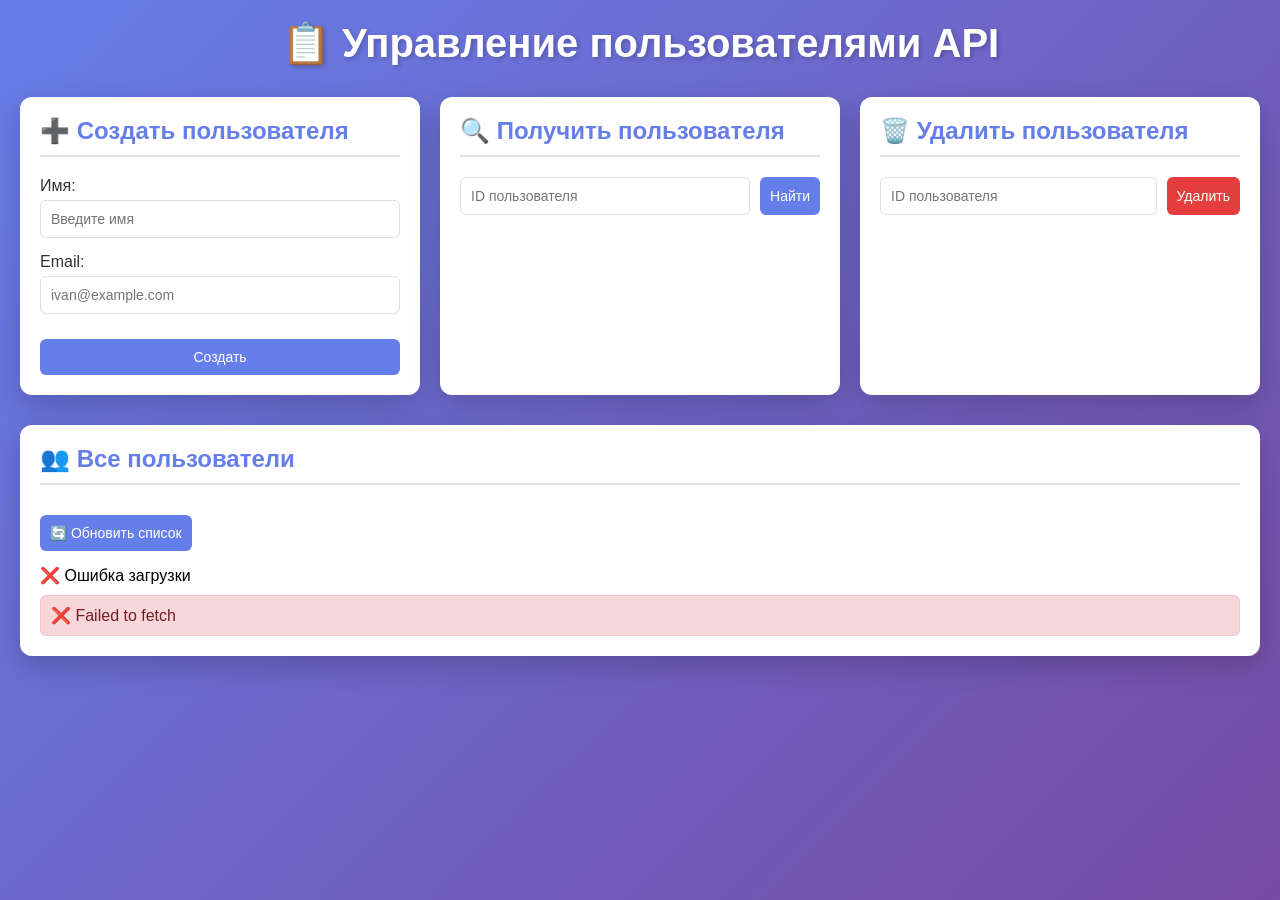
<file: frontend/index.html>
<!DOCTYPE html>
<html lang="ru">

<head>
    <meta charset="UTF-8">
    <meta name="viewport" content="width=device-width, initial-scale=1.0">
    <title>API Клиент - Управление пользователями</title>
    <link rel="stylesheet" href="style.css">
    <script src="main.js" defer></script>
</head>

<body>
    <div class="container">
        <h1>📋 Управление пользователями API</h1>

        <div class="grid">
            <div class="card">
                <h2>➕ Создать пользователя</h2>
                <form id="createForm">
                    <div class="form-group">
                        <label>Имя:</label>
                        <input type="text" name="name" required placeholder="Введите имя">
                    </div>
                    <div class="form-group">
                        <label>Email:</label>
                        <input type="email" name="email" required placeholder="ivan@example.com">
                    </div>
                    <button type="submit">Создать</button>
                </form>
                <div id="createStatus" class="status"></div>
            </div>

            <div class="card">
                <h2>🔍 Получить пользователя</h2>
                <div class="get-user-form">
                    <input type="number" id="getUserId" placeholder="ID пользователя" min="1">
                    <button id="getUserBtn">Найти</button>
                </div>
                <div id="getUserResult" class="response">
                    <h3>Результат:</h3>
                    <pre id="getUserData"></pre>
                </div>
                <div id="getUserStatus" class="status"></div>
            </div>

            <div class="card">
                <h2>🗑️ Удалить пользователя</h2>
                <div class="get-user-form">
                    <input type="number" id="deleteUserId" placeholder="ID пользователя" min="1">
                    <button id="deleteUserBtn" class="delete-btn">Удалить</button>
                </div>
                <div id="deleteStatus" class="status"></div>
            </div>
        </div>

        <div class="card">
            <h2>👥 Все пользователи</h2>
            <button id="getAllUsersBtn">🔄 Обновить список</button>
            <div id="usersList" class="users-list">
                <p>Нажмите "Обновить список" для загрузки</p>
            </div>
            <div id="allUsersStatus" class="status"></div>
        </div>
    </div>
</body>

</html>
</file>
<file: frontend/style.css>
* {
  margin: 0;
  padding: 0;
  box-sizing: border-box;
}

body {
  font-family: -apple-system, BlinkMacSystemFont, 'Segoe UI', Roboto, 'Helvetica Neue', Arial, sans-serif;
  background: linear-gradient(135deg, #667eea 0%, #764ba2 100%);
  min-height: 100vh;
  padding: 20px;
}

main {
  max-width: 1400px;
  margin: 0 auto;
}

h1 {
  text-align: center;
  color: white;
  margin-bottom: 30px;
  font-size: 2.5em;
  text-shadow: 2px 2px 4px rgba(0, 0, 0, 0.2);
}

.grid {
  display: grid;
  grid-template-columns: repeat(auto-fit, minmax(400px, 1fr));
  gap: 20px;
  margin-bottom: 30px;
}

.card {
  background: white;
  border-radius: 12px;
  padding: 20px;
  box-shadow: 0 10px 30px rgba(0, 0, 0, 0.2);
}

.card h2 {
  color: #667eea;
  margin-bottom: 20px;
  font-size: 1.5em;
  border-bottom: 2px solid #e0e0e0;
  padding-bottom: 10px;
}

.form-group {
  margin-bottom: 15px;
}

label {
  display: block;
  margin-bottom: 5px;
  color: #333;
  font-weight: 500;
}

input,
button {
  width: 100%;
  padding: 10px;
  border: 1px solid #ddd;
  border-radius: 6px;
  font-size: 14px;
}

input:focus {
  outline: none;
  border-color: #667eea;
  box-shadow: 0 0 5px rgba(102, 126, 234, 0.3);
}

button {
  background: #667eea;
  color: white;
  border: none;
  cursor: pointer;
  transition: background 0.3s;
  font-weight: 500;
  margin-top: 10px;
}

button:hover {
  background: #5a67d8;
}

button:active {
  transform: scale(0.98);
}

.delete-btn {
  background: #e53e3e;
}

.delete-btn:hover {
  background: #c53030;
}

.users-list {
  max-height: 400px;
  overflow-y: auto;
}

.user-item {
  background: #f7f7f7;
  padding: 15px;
  margin-bottom: 10px;
  border-radius: 8px;
  display: flex;
  justify-content: space-between;
  align-items: center;
  transition: transform 0.2s;
}

.user-item:hover {
  transform: translateX(5px);
  background: #eef2ff;
}

.user-info {
  flex: 1;
}

.user-name {
  font-weight: bold;
  color: #333;
  font-size: 1.1em;
}

.user-email {
  color: #666;
  font-size: 0.9em;
  margin-top: 5px;
}

.user-id {
  color: #999;
  font-size: 0.8em;
  margin-top: 3px;
}

.user-actions {
  display: flex;
  gap: 10px;
}

.user-actions button {
  width: auto;
  padding: 8px 15px;
  margin: 0;
  font-size: 12px;
}

.get-user-form {
  display: flex;
  gap: 10px;
}

.get-user-form input {
  flex: 1;
}

.get-user-form button {
  width: auto;
  margin: 0;
}

.response {
  margin-top: 20px;
  padding: 15px;
  background: #f8f9fa;
  border-radius: 8px;
  border-left: 4px solid #667eea;
}

.response h3 {
  margin-bottom: 10px;
  color: #667eea;
}

.response pre {
  background: #fff;
  padding: 10px;
  border-radius: 4px;
  overflow-x: auto;
  font-size: 12px;
  font-family: 'Courier New', monospace;
}

.loading {
  display: inline-block;
  width: 20px;
  height: 20px;
  border: 3px solid #f3f3f3;
  border-top: 3px solid #667eea;
  border-radius: 50%;
  animation: spin 1s linear infinite;
}

@keyframes spin {
  0% {
    transform: rotate(0deg);
  }

  100% {
    transform: rotate(360deg);
  }
}

.status {
  padding: 10px;
  margin-top: 10px;
  border-radius: 6px;
  display: none;
}

.status.success {
  background: #d4edda;
  color: #155724;
  border: 1px solid #c3e6cb;
  display: block;
}

.status.error {
  background: #f8d7da;
  color: #721c24;
  border: 1px solid #f5c6cb;
  display: block;
}

@media (max-width: 768px) {
  .grid {
    grid-template-columns: 1fr;
  }
}

#getAllUsersBtn {
  width: auto;
  margin-bottom: 15px;
}

#usersList p {
  color: #999;
  text-align: center;
}

#getUserResult {
  display: none;
}
</file>
